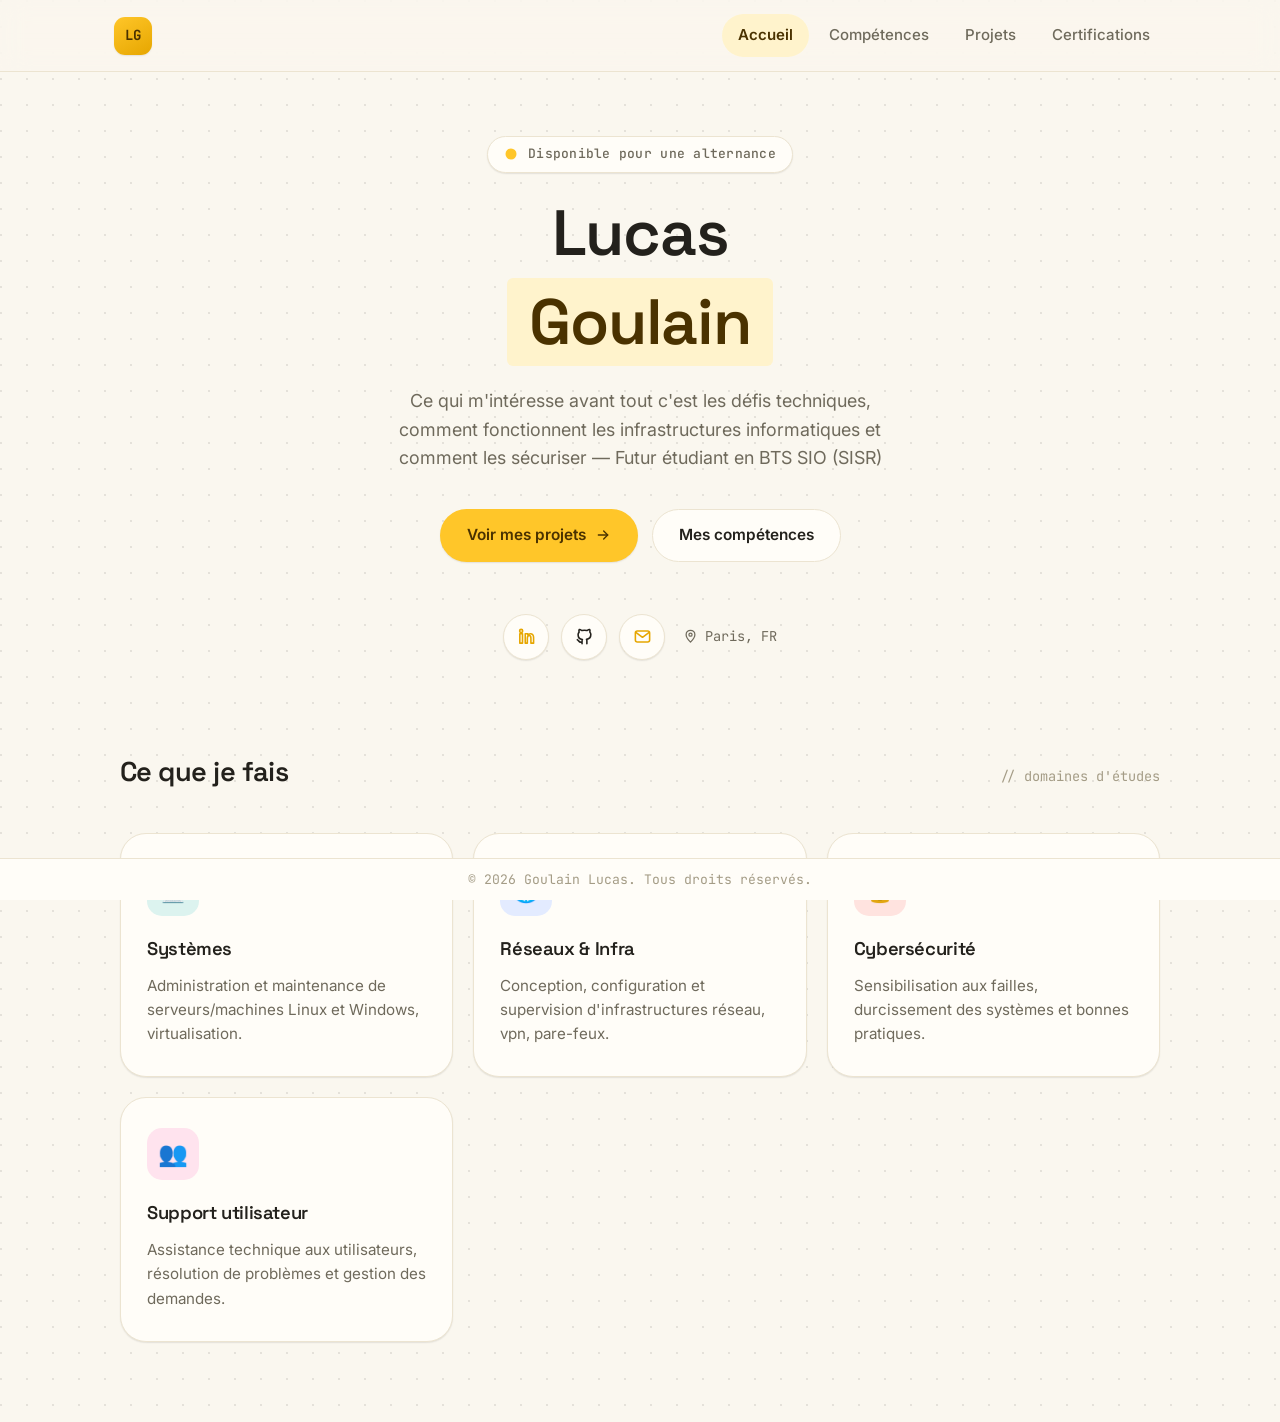
<file: index.html>
<!DOCTYPE html>
<html lang="fr">
<head>
<meta charset="UTF-8">
<meta name="viewport" content="width=device-width, initial-scale=1.0">
<title>Portfolio — Lucas Goulain</title>
<meta name="description" content="Portfolio de Lucas Goulain, étudiant en BTS SIO option SISR — systèmes, réseaux, infrastructure et cybersécurité.">
<link rel="preconnect" href="https://fonts.googleapis.com">
<link rel="preconnect" href="https://fonts.gstatic.com" crossorigin>
<link href="https://fonts.googleapis.com/css2?family=Space+Grotesk:wght@500;600;700&family=Inter:wght@400;500;600;700&family=JetBrains+Mono:wght@400;500;600&display=swap" rel="stylesheet">
<link rel="stylesheet" href="style.css">
</head>
<body>

<nav class="navbar">
  <div class="container">
    <a href="index.html" class="nav-logo">
      <span class="logo-mark">LG</span>
    </a>
    <div class="nav-links" id="navLinks">
      <a href="index.html">Accueil</a>
      <a href="competences.html">Compétences</a>
      <a href="projets.html">Projets</a>
      <a href="certifications.html">Certifications</a>
    </div>
    <button class="nav-toggle" id="navToggle" aria-label="Ouvrir le menu" aria-expanded="false">
      <span></span><span></span><span></span>
    </button>
  </div>
</nav>

<main>
  <section class="hero">

    <div class="container hero-content">
      <span class="eyebrow">
        <svg xmlns="https://www.w3.org/2000/svg" viewBox="0 0 18 18" aria-hidden="true">
          <circle cx="9" cy="9" r="5.5" />
        </svg>
        Disponible pour une alternance
      </span>
      <h1>Lucas</h1>
      <h1><span class="highlight">Goulain</span></h1>
      
      <p class="hero-lede">
        Ce qui m'intéresse avant tout c'est les défis techniques, comment fonctionnent les infrastructures informatiques et comment les sécuriser — Futur étudiant en BTS SIO (SISR)
      </p>
      <div class="hero-actions">
        <a href="projets.html" class="btn btn-primary">
          Voir mes projets
          <svg viewBox="0 0 24 24" fill="none" stroke="currentColor" stroke-width="2" stroke-linecap="round" stroke-linejoin="round"><path d="M5 12h14"/><path d="M13 6l6 6-6 6"/></svg>
        </a>
        <a href="competences.html" class="btn btn-ghost">Mes compétences</a>
      </div>
      <div class="hero-social">
        <div class="social-row">
          <a href="https://linkedin.com/in/lucasgoulainroubanoff" target="_blank" rel="noopener" class="social-btn linkedin" aria-label="LinkedIn" style="color:#e6a600">
            <svg viewBox="0 0 24 24" fill="none" stroke="currentColor" stroke-width="2" stroke-linecap="round" stroke-linejoin="round"><path d="M6.94 8.5H3.56V20.4h3.38V8.5Z"/><path d="M5.25 6.9a1.95 1.95 0 1 0 0-3.9 1.95 1.95 0 0 0 0 3.9Z"/><path d="M10.4 8.5h3.24v1.63h.05c.45-.83 1.56-1.7 3.2-1.7 3.43 0 4.06 2.16 4.06 4.98v6.99h-3.38v-6.2c0-1.48-.03-3.38-2.1-3.38-2.1 0-2.42 1.6-2.42 3.27v6.31H10.4V8.5Z"/></svg>
          </a>
          <a href="https://github.com/loski554" target="_blank" rel="noopener" class="social-btn github" aria-label="GitHub" style="color:#23211c">
            <svg viewBox="0 0 24 24" fill="none" stroke="currentColor" stroke-width="2" stroke-linecap="round" stroke-linejoin="round"><path d="M9 19c-4.3 1.4-4.3-2.5-6-3m12 5v-3.4c0-1 .1-1.4-.5-2 2.8-.3 5.5-1.4 5.5-6a4.6 4.6 0 0 0-1.3-3.2 4.2 4.2 0 0 0-.1-3.2s-1.1-.3-3.5 1.3a12.3 12.3 0 0 0-6.4 0C6.4 3 5.3 3.3 5.3 3.3a4.2 4.2 0 0 0-.1 3.2A4.6 4.6 0 0 0 3.9 9.7c0 4.6 2.7 5.7 5.5 6-.6.6-.6 1.1-.5 2V21"/></svg>
          </a>
          <a href="mailto:goulainlucas05@gmail.com" class="social-btn mail" aria-label="Envoyer un mail" style="color:#e6a600">
            <svg viewBox="0 0 24 24" fill="none" stroke="currentColor" stroke-width="2" stroke-linecap="round" stroke-linejoin="round"><rect x="3" y="5" width="18" height="14" rx="2.5"/><path d="m4 7 8 6 8-6"/></svg>
          </a>
        </div>
        <span class="hero-location">
          <svg viewBox="0 0 24 24" fill="none" stroke="currentColor" stroke-width="2" stroke-linecap="round" stroke-linejoin="round"><path d="M12 21s-7-7.2-7-12a7 7 0 0 1 14 0c0 4.8-7 12-7 12Z"/><circle cx="12" cy="9" r="2.5"/></svg>
          Paris, FR
        </span>
      </div>
    </div>
  </section>

  <section class="focus-section container">
    <div class="section-heading reveal">
      <h2>Ce que je fais</h2>
      <span>// domaines d'études</span>
    </div>
    <div class="focus-grid">
      <div class="note-card focus-card reveal">
        <div class="focus-icon c-teal">🖥️</div>
        <h3>Systèmes</h3>
        <p>Administration et maintenance de serveurs/machines Linux et Windows, virtualisation.</p>
      </div>
      <div class="note-card focus-card reveal">
        <div class="focus-icon c-blue">🌐</div>
        <h3>Réseaux &amp; Infra</h3>
        <p>Conception, configuration et supervision d'infrastructures réseau, vpn, pare-feux.</p>
      </div>
      <div class="note-card focus-card reveal">
        <div class="focus-icon c-coral">🔒</div>
        <h3>Cybersécurité</h3>
        <p>Sensibilisation aux failles, durcissement des systèmes et bonnes pratiques.</p>
      </div>
      <div class="note-card focus-card reveal">
        <div class="focus-icon c-pink">👥</div>
        <h3>Support utilisateur</h3>
        <p>Assistance technique aux utilisateurs, résolution de problèmes et gestion des demandes.</p>
      </div>
    </div>
  </section>
</main>

<footer class="site-footer">
  <div class="container">
    <p>© 2026 Goulain Lucas. Tous droits réservés.</p>
  </div>
</footer>

<script src="script.js"></script>
</body>
</html>
</file>
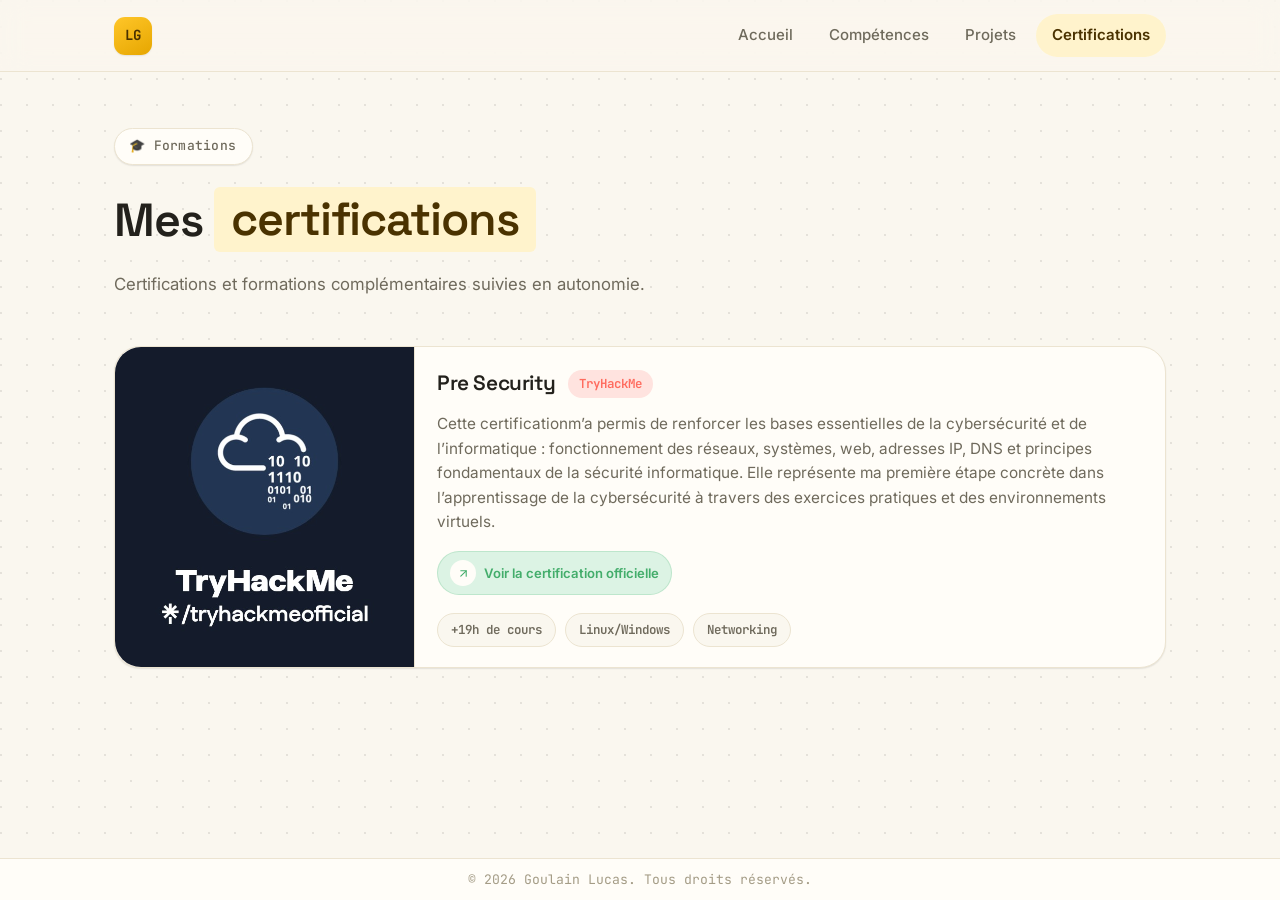
<file: certifications.html>
<!DOCTYPE html>
<html lang="fr">
<head>
<meta charset="UTF-8">
<meta name="viewport" content="width=device-width, initial-scale=1.0">
<title>Portfolio — Lucas Goulain</title>
<meta name="description" content="Certifications obtenues en systèmes, réseaux et cybersécurité.">
<link rel="preconnect" href="https://fonts.googleapis.com">
<link rel="preconnect" href="https://fonts.gstatic.com" crossorigin>
<link href="https://fonts.googleapis.com/css2?family=Space+Grotesk:wght@500;600;700&family=Inter:wght@400;500;600;700&family=JetBrains+Mono:wght@400;500;600&display=swap" rel="stylesheet">
<link rel="stylesheet" href="style.css">
</head>
<body>

<nav class="navbar">
  <div class="container">
    <a href="index.html" class="nav-logo">
      <span class="logo-mark">LG</span>
    </a>
    <div class="nav-links" id="navLinks">
      <a href="index.html">Accueil</a>
      <a href="competences.html">Compétences</a>
      <a href="projets.html">Projets</a>
      <a href="certifications.html">Certifications</a>
    </div>
    <button class="nav-toggle" id="navToggle" aria-label="Ouvrir le menu" aria-expanded="false">
      <span></span><span></span><span></span>
    </button>
  </div>
</nav>

<main class="page-main">
  <div class="container">
    <div class="page-header reveal">
      <span class="eyebrow">🎓 Formations</span>
      <h1>Mes <span class="highlight">certifications</span></h1>
      <p>Certifications et formations complémentaires suivies en autonomie.</p>
    </div>

    <div class="certs-list">

      <article class="note-card cert-card reveal">
        <div class="cert-image">
        </div>
        <div class="cert-body">
          <div class="cert-head">
            <h3>Pre Security</h3>
            <span class="cert-provenance">TryHackMe</span>
          </div>
          <p class="cert-desc">
            Cette certificationm’a permis de renforcer les bases essentielles de la cybersécurité et de l’informatique : fonctionnement des réseaux, systèmes, web, adresses IP, DNS et principes fondamentaux de la sécurité informatique. 
            Elle représente ma première étape concrète dans l’apprentissage de la cybersécurité à travers des exercices pratiques et des environnements virtuels.
          </p>
          <a class="cert-link" href="https://tryhackme.com/certificate/THM-WXEMPOMVSU" target="_blank" rel="noopener noreferrer" aria-label="Voir la certification officielle Pre Security">
            <span class="cert-link-icon" aria-hidden="true">
              <svg viewBox="0 0 24 24" fill="none" stroke="currentColor" stroke-width="2" stroke-linecap="round" stroke-linejoin="round">
                <path d="M7 17L17 7"></path>
                <path d="M7 7h10v10"></path>
              </svg>
            </span>
            <span>Voir la certification officielle</span>
          </a>
          <div class="cert-tags">
            <span class="cert-tag">+19h de cours</span>
            <span class="cert-tag">Linux/Windows</span>
            <span class="cert-tag">Networking</span>
          </div>
        </div>
      </article>
    </div>
  </div>
</main>

<footer class="site-footer">
  <div class="container">
    <p>© 2026 Goulain Lucas. Tous droits réservés.</p>
  </div>
</footer>

<script src="script.js"></script>
</body>
</html>
</file>
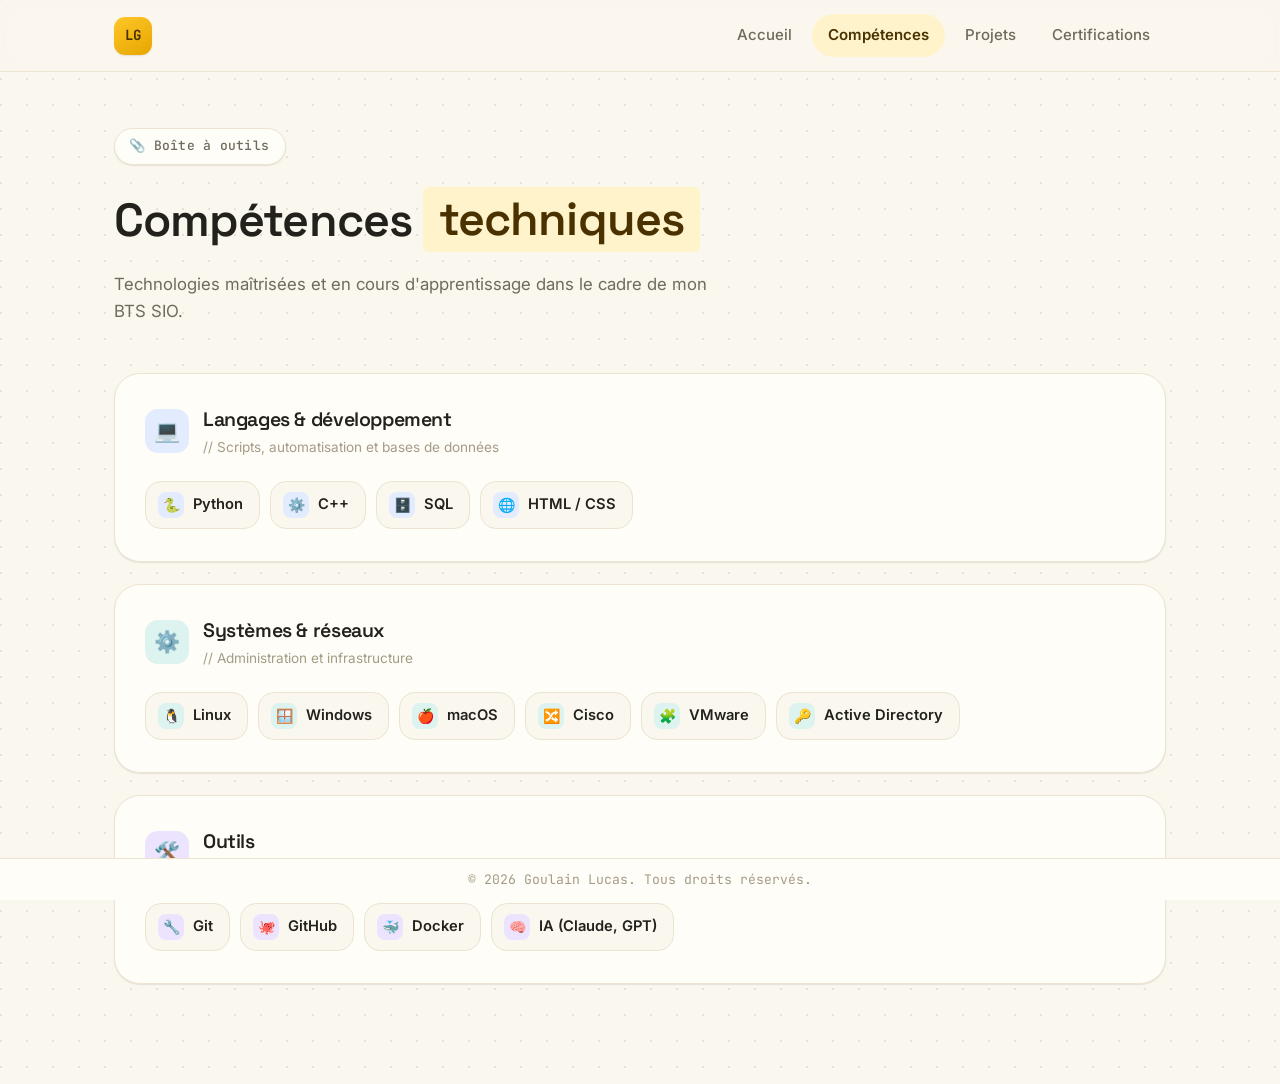
<file: competences.html>
<!DOCTYPE html>
<html lang="fr">
<head>
<meta charset="UTF-8">
<meta name="viewport" content="width=device-width, initial-scale=1.0">
<title>Portfolio — Lucas Goulain</title>
<meta name="description" content="Compétences techniques en développement, systèmes, réseaux et outils.">
<link rel="preconnect" href="https://fonts.googleapis.com">
<link rel="preconnect" href="https://fonts.gstatic.com" crossorigin>
<link href="https://fonts.googleapis.com/css2?family=Space+Grotesk:wght@500;600;700&family=Inter:wght@400;500;600;700&family=JetBrains+Mono:wght@400;500;600&display=swap" rel="stylesheet">
<link rel="stylesheet" href="style.css">
</head>
<body>

<nav class="navbar">
  <div class="container">
    <a href="index.html" class="nav-logo">
      <span class="logo-mark">LG</span>
    </a>
    <div class="nav-links" id="navLinks">
      <a href="index.html">Accueil</a>
      <a href="competences.html">Compétences</a>
      <a href="projets.html">Projets</a>
      <a href="certifications.html">Certifications</a>
    </div>
    <button class="nav-toggle" id="navToggle" aria-label="Ouvrir le menu" aria-expanded="false">
      <span></span><span></span><span></span>
    </button>
  </div>
</nav>

<main class="page-main">
  <div class="container">
    <div class="page-header reveal">
      <span class="eyebrow">📎 Boîte à outils</span>
      <h1>Compétences <span class="highlight">techniques</span></h1>
      <p>Technologies maîtrisées et en cours d'apprentissage dans le cadre de mon BTS SIO.</p>
    </div>

    <div class="skills-grid">

      <div class="note-card skill-group dev reveal">
        <div class="skill-group-head">
          <div class="skill-group-icon">💻</div>
          <div>
            <h3>Langages &amp; développement</h3>
            <p>// Scripts, automatisation et bases de données</p>
          </div>
        </div>
        <div class="skill-pills">
          <span class="skill-pill"><span class="icon">🐍</span> Python</span>
          <span class="skill-pill"><span class="icon">⚙️</span> C++</span>
          <span class="skill-pill"><span class="icon">🗄️</span> SQL</span>
          <span class="skill-pill"><span class="icon">🌐</span> HTML / CSS</span>
        </div>
      </div>

      <div class="note-card skill-group sysnet reveal">
        <div class="skill-group-head">
          <div class="skill-group-icon">⚙️</div>
          <div>
            <h3>Systèmes &amp; réseaux</h3>
            <p>// Administration et infrastructure</p>
          </div>
        </div>
        <div class="skill-pills">
          <span class="skill-pill"><span class="icon">🐧</span> Linux</span>
          <span class="skill-pill"><span class="icon">🪟</span> Windows</span>
          <span class="skill-pill"><span class="icon">🍎</span> macOS</span>
          <span class="skill-pill"><span class="icon">🔀</span> Cisco</span>
          <span class="skill-pill"><span class="icon">🧩</span> VMware</span>
          <span class="skill-pill"><span class="icon">🔑</span> Active Directory</span>
        </div>
      </div>

      <!-- Groupe : Outils -->
      <div class="note-card skill-group tools reveal">
        <div class="skill-group-head">
          <div class="skill-group-icon">🛠️</div>
          <div>
            <h3>Outils</h3>
            <p>// Versioning, conteneurisation et autres</p>
          </div>
        </div>
        <div class="skill-pills">
          <span class="skill-pill"><span class="icon">🔧</span> Git</span>
          <span class="skill-pill"><span class="icon">🐙</span> GitHub</span>
          <span class="skill-pill"><span class="icon">🐳</span> Docker</span>
          <span class="skill-pill"><span class="icon">🧠</span> IA (Claude, GPT)</span>
        </div>
      </div>

    </div>
  </div>
</main>

<footer class="site-footer">
  <div class="container">
    <p>© 2026 Goulain Lucas. Tous droits réservés.</p>
  </div>
</footer>

<script src="script.js"></script>
</body>
</html>
</file>
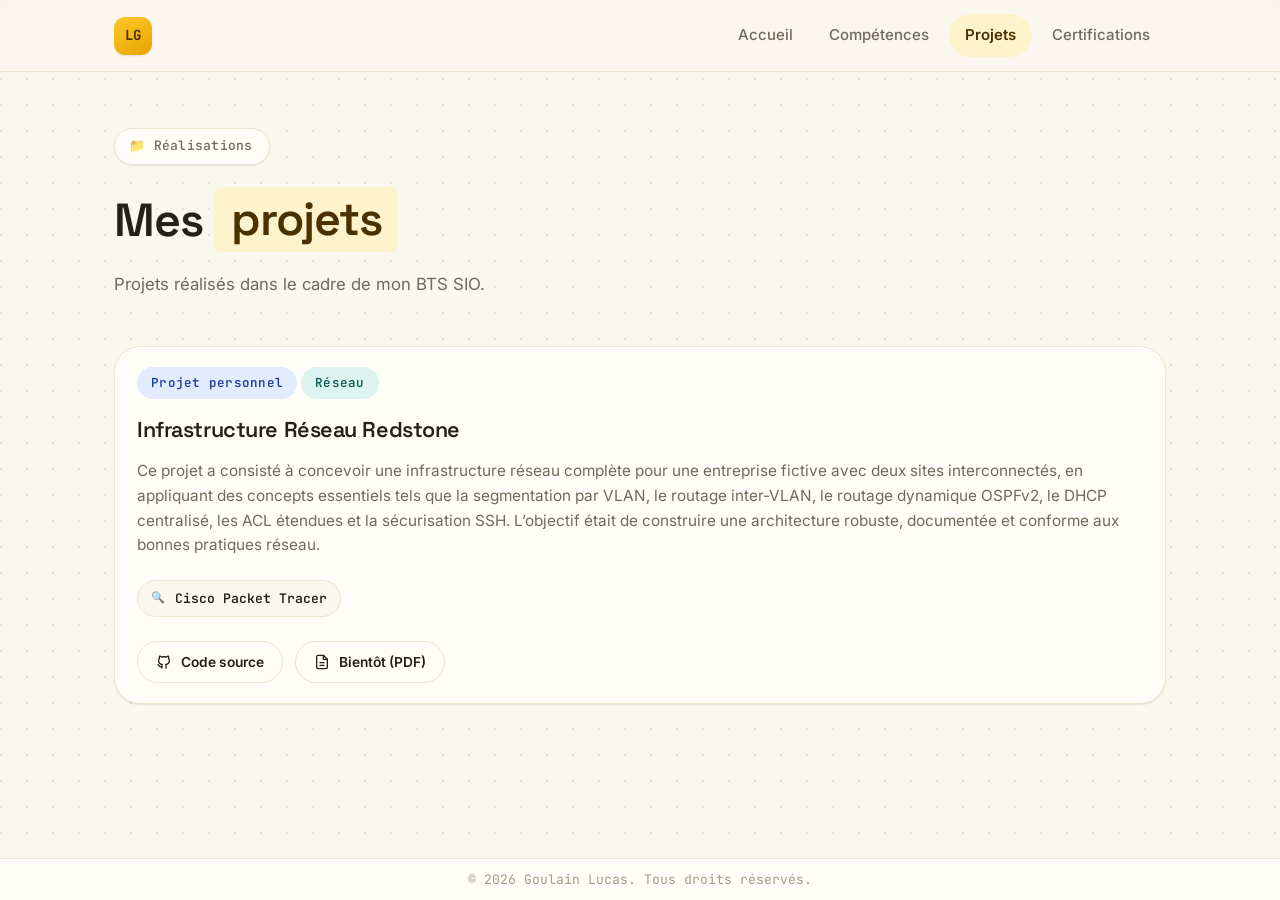
<file: projets.html>
<!DOCTYPE html>
<html lang="fr">
<head>
<meta charset="UTF-8">
<meta name="viewport" content="width=device-width, initial-scale=1.0">
<title>Portfolio — Lucas Goulain</title>
<meta name="description" content="Projets réalisés en formation et en stage.">
<link rel="preconnect" href="https://fonts.googleapis.com">
<link rel="preconnect" href="https://fonts.gstatic.com" crossorigin>
<link href="https://fonts.googleapis.com/css2?family=Space+Grotesk:wght@500;600;700&family=Inter:wght@400;500;600;700&family=JetBrains+Mono:wght@400;500;600&display=swap" rel="stylesheet">
<link rel="stylesheet" href="style.css">
</head>
<body>

<nav class="navbar">
  <div class="container">
    <a href="index.html" class="nav-logo">
      <span class="logo-mark">LG</span>
    </a>
    <div class="nav-links" id="navLinks">
      <a href="index.html">Accueil</a>
      <a href="competences.html">Compétences</a>
      <a href="projets.html">Projets</a>
      <a href="certifications.html">Certifications</a>
    </div>
    <button class="nav-toggle" id="navToggle" aria-label="Ouvrir le menu" aria-expanded="false">
      <span></span><span></span><span></span>
    </button>
  </div>
</nav>

<main class="page-main">
  <div class="container">
    <div class="page-header reveal">
      <span class="eyebrow">📁 Réalisations</span>
      <h1>Mes <span class="highlight">projets</span></h1>
      <p>Projets réalisés dans le cadre de mon BTS SIO.</p>
    </div>

    <div class="projects-list">
      <article class="note-card project-card reveal">
        <div class="project-body">
          <div class="tags">
            <span class="pill-label c-blue project-tag">Projet personnel</span>
            <span class="pill-label c-teal project-tag">Réseau</span>
          </div>
          <h3>Infrastructure Réseau Redstone</h3>
          <p class="project-desc">
            Ce projet a consisté à concevoir une infrastructure réseau complète pour une entreprise fictive avec deux sites interconnectés, en appliquant des concepts essentiels tels que la segmentation par VLAN, le routage inter-VLAN, le routage dynamique OSPFv2, le DHCP centralisé, les ACL étendues et la sécurisation SSH. L’objectif était de construire une architecture robuste, documentée et conforme aux bonnes pratiques réseau.
          </p>
          <div class="tech-row">
            <span class="tech-badge"><span class="icon">🔍</span> Cisco Packet Tracer</span>
          </div>
          <div class="project-links">
            <a href="https://github.com/loski554/redstone-eng/blob/main/README.md" target="_blank" rel="noopener" class="btn btn-ghost btn-sm">
              <svg viewBox="0 0 24 24" fill="none" stroke="currentColor" stroke-width="2" stroke-linecap="round" stroke-linejoin="round"><path d="M9 19c-4.3 1.4-4.3-2.5-6-3m12 5v-3.4c0-1 .1-1.4-.5-2 2.8-.3 5.5-1.4 5.5-6a4.6 4.6 0 0 0-1.3-3.2 4.2 4.2 0 0 0-.1-3.2s-1.1-.3-3.5 1.3a12.3 12.3 0 0 0-6.4 0C6.4 3 5.3 3.3 5.3 3.3a4.2 4.2 0 0 0-.1 3.2A4.6 4.6 0 0 0 3.9 9.7c0 4.6 2.7 5.7 5.5 6-.6.6-.6 1.1-.5 2V21"/></svg>
              Code source
            </a>
            <a href="#" rel="noopener" class="btn btn-ghost btn-sm">
              <svg viewBox="0 0 24 24" fill="none" stroke="currentColor" stroke-width="2" stroke-linecap="round" stroke-linejoin="round"><path d="M14 2H6a2 2 0 0 0-2 2v16a2 2 0 0 0 2 2h12a2 2 0 0 0 2-2V8Z"/><path d="M14 2v6h6"/><path d="M9 13h6"/><path d="M9 17h6"/></svg>
              Bientôt (PDF)
            </a>
          </div>
        </div>
      </article>

    </div>
  </div>
</main>

<footer class="site-footer">
  <div class="container">
    <p>© 2026 Goulain Lucas. Tous droits réservés.</p>
  </div>
</footer>

<script src="script.js"></script>
</body>
</html>
</file>
<file: style.css>
/* 1. VARIABLES — change ici pour retoucher tout le site d'un coup */
:root {
  /* Papier / fond */
  --paper: #faf7ef;
  --paper-raised: #fffdf8;
  --paper-line: #ece4d1;

  /* Encre / texte */
  --ink: #23211c;
  --ink-soft: #6f6a5c;
  --ink-faint: #a49c86;

  /* Couleur dominante : jaune */
  --yellow: #ffc629;
  --yellow-deep: #e6a600;
  --yellow-pale: #fff3cc;
  --yellow-ink: #4a3200;

  /* Couleurs d'accent (icônes, boutons, tags — pour donner de la vie) */
  --teal: #2fb7a5;
  --teal-pale: #dcf3ef;
  --coral: #ff6b5e;
  --coral-pale: #ffe3df;
  --blue: #4c7eff;
  --blue-pale: #e3ebff;
  --purple: #9b6bff;
  --purple-pale: #ece3ff;
  --green: #43ad6b;
  --green-pale: #dcf3e4;
  --pink: #ff6fa5;
  --pink-pale: #ffe3ee;

  /* Typographie */
  --font-display: "Space Grotesk", "Helvetica Neue", Arial, sans-serif;
  --font-body: "Inter", "Helvetica Neue", Arial, sans-serif;
  --font-mono: "JetBrains Mono", "SFMono-Regular", Menlo, monospace;

  /* Rayons & ombres */
  --radius-sm: 10px;
  --radius-md: 16px;
  --radius-lg: 26px;
  --radius-pill: 999px;
  --shadow-sm: 0 1px 2px rgba(35, 33, 28, 0.06), 0 1px 1px rgba(35, 33, 28, 0.04);
  --shadow-md: 0 8px 24px rgba(35, 33, 28, 0.08), 0 2px 6px rgba(35, 33, 28, 0.05);
  --shadow-lg: 0 20px 48px rgba(35, 33, 28, 0.12), 0 4px 12px rgba(35, 33, 28, 0.06);

  /* Rythme */
  --nav-height: 72px;
  --container-w: 1100px;
}

/* 2. RESET & BASE */
*,
*::before,
*::after {
  box-sizing: border-box;
}

html {
  scroll-behavior: smooth;
}

body {
  min-height: 100vh;
  margin: 0;
  background-color: var(--paper);
  color: var(--ink);
  font-family: var(--font-body);
  font-size: 16px;
  line-height: 1.6;
  -webkit-font-smoothing: antialiased;
  /* Texture papier très subtile façon feuille pointée */
  background-image:
    radial-gradient(circle at 1px 1px, rgba(35, 33, 28, 0.1) 1px, transparent 0);
  background-size: 26px 26px;
}

img {
  max-width: 100%;
  display: block;
}

a {
  color: inherit;
  text-decoration: none;
}

ul {
  margin: 0;
  padding: 0;
  list-style: none;
}

button {
  font-family: inherit;
  cursor: pointer;
}

h1, h2, h3, h4 {
  font-family: var(--font-display);
  font-weight: 600;
  margin: 0;
  letter-spacing: -0.02em;
  color: var(--ink);
}

p {
  margin: 0;
}

:focus-visible {
  outline: 3px solid var(--blue);
  outline-offset: 3px;
  border-radius: 6px;
}

@media (prefers-reduced-motion: reduce) {
  *, *::before, *::after {
    animation-duration: 0.001ms !important;
    animation-iteration-count: 1 !important;
    transition-duration: 0.001ms !important;
    scroll-behavior: auto !important;
  }
}

/* 3. UTILITAIRES */
.container {
  width: 100%;
  max-width: var(--container-w);
  margin: 0 auto;
  padding: 0 24px;
}

.page-main {
  padding-top: calc(var(--nav-height) + 56px);
  padding-bottom: 100px;
  min-height: 70vh;
}

.eyebrow {
  display: inline-flex;
  align-items: center;
  gap: 8px;
  font-family: var(--font-mono);
  font-size: 13px;
  font-weight: 500;
  letter-spacing: 0.02em;
  color: var(--ink-soft);
  background: var(--paper-raised);
  border: 1px solid var(--paper-line);
  padding: 7px 16px 7px 14px;
  border-radius: var(--radius-pill);
  box-shadow: var(--shadow-sm);
}

.page-header {
  margin-bottom: 48px;
  max-width: 620px;
}

.page-header .eyebrow {
  margin-bottom: 18px;
}

.page-header h1 {
  font-size: clamp(2.1rem, 4vw, 2.9rem);
  margin-bottom: 14px;
}

.page-header p {
  color: var(--ink-soft);
  font-size: 1.05rem;
}

.highlight {
  background: var(--yellow-pale);
  color: var(--yellow-ink);
  padding: 0.05em 0.35em;
  border-radius: 6px;
  box-decoration-break: clone;
  -webkit-box-decoration-break: clone;
}

.pill-label {
  display: inline-flex;
  align-items: center;
  gap: 6px;
  font-family: var(--font-mono);
  font-size: 12.5px;
  font-weight: 600;
  letter-spacing: 0.02em;
  padding: 6px 14px;
  border-radius: var(--radius-pill);
}
.pill-label.c-yellow { background: var(--yellow-pale); color: var(--yellow-ink); }
.pill-label.c-teal   { background: var(--teal-pale); color: #0f5f54; }
.pill-label.c-coral  { background: var(--coral-pale); color: #a13224; }
.pill-label.c-blue   { background: var(--blue-pale); color: #1f3f9e; }
.pill-label.c-purple { background: var(--purple-pale); color: #5a30c9; }
.pill-label.c-green  { background: var(--green-pale); color: #1f6b3d; }
.pill-label.c-pink   { background: var(--pink-pale); color: #a1265b; }

/* 4. NAVIGATION */
.navbar {
  position: fixed;
  top: 0;
  left: 0;
  right: 0;
  z-index: 1000;
  height: var(--nav-height);
  display: flex;
  align-items: center;
  background: rgba(250, 247, 239, 0.78);
  backdrop-filter: blur(14px) saturate(160%);
  -webkit-backdrop-filter: blur(14px) saturate(160%);
  border-bottom: 1px solid var(--paper-line);
}

.navbar .container {
  display: flex;
  align-items: center;
  justify-content: space-between;
}

.nav-logo {
  display: flex;
  align-items: center;
  gap: 10px;
  font-family: var(--font-display);
  font-weight: 700;
  font-size: 1.05rem;
  color: var(--ink);
}

.nav-logo .logo-mark {
  width: 38px;
  height: 38px;
  border-radius: 11px;
  background: linear-gradient(150deg, var(--yellow) 0%, var(--yellow-deep) 100%);
  display: flex;
  align-items: center;
  justify-content: center;
  font-family: var(--font-mono);
  font-weight: 700;
  font-size: 14px;
  color: var(--yellow-ink);
  box-shadow: var(--shadow-sm);
}

.nav-links {
  display: flex;
  align-items: center;
  gap: 4px;
}

.nav-links a {
  position: relative;
  font-size: 0.94rem;
  font-weight: 500;
  color: var(--ink-soft);
  padding: 9px 16px;
  border-radius: var(--radius-pill);
  transition: color 0.2s ease, background-color 0.2s ease;
}

.nav-links a:hover {
  color: var(--ink);
  background: var(--paper-raised);
}

.nav-links a.active {
  color: var(--yellow-ink);
  background: var(--yellow-pale);
  font-weight: 600;
}

/* Bouton hamburger — visible seulement en mobile */
.nav-toggle {
  display: none;
  width: 42px;
  height: 42px;
  border-radius: var(--radius-sm);
  background: var(--paper-raised);
  border: 1px solid var(--paper-line);
  align-items: center;
  justify-content: center;
  flex-direction: column;
  gap: 4px;
}

.nav-toggle span {
  display: block;
  width: 18px;
  height: 2px;
  background: var(--ink);
  border-radius: 2px;
  transition: transform 0.25s ease, opacity 0.25s ease;
}

.nav-toggle.is-open span:nth-child(1) { transform: translateY(6px) rotate(45deg); }
.nav-toggle.is-open span:nth-child(2) { opacity: 0; }
.nav-toggle.is-open span:nth-child(3) { transform: translateY(-6px) rotate(-45deg); }

/* 5. BOUTONS & BADGES */
.btn {
  display: inline-flex;
  align-items: center;
  justify-content: center;
  gap: 9px;
  font-family: var(--font-body);
  font-weight: 600;
  font-size: 0.96rem;
  padding: 13px 26px;
  border-radius: var(--radius-pill);
  border: 1px solid transparent;
  transition: transform 0.18s ease, box-shadow 0.18s ease, background-color 0.18s ease, border-color 0.18s ease;
  white-space: nowrap;
}

.btn:hover {
  transform: translateY(-2px);
}

.btn:active {
  transform: translateY(0);
}

.btn-primary {
  background: var(--yellow);
  color: var(--yellow-ink);
  box-shadow: var(--shadow-sm);
}
.btn-primary:hover {
  background: var(--yellow-deep);
  box-shadow: var(--shadow-md);
}

.btn-ghost {
  background: var(--paper-raised);
  color: var(--ink);
  border-color: var(--paper-line);
}
.btn-ghost:hover {
  border-color: var(--ink-faint);
  box-shadow: var(--shadow-sm);
}

.btn-sm {
  padding: 9px 18px;
  font-size: 0.86rem;
}

.btn svg { width: 16px; height: 16px; }

/* Icônes sociales (Accueil) */
.social-row {
  display: flex;
  align-items: center;
  gap: 12px;
}

.social-btn {
  width: 46px;
  height: 46px;
  border-radius: 50%;
  display: flex;
  align-items: center;
  justify-content: center;
  background: var(--paper-raised);
  border: 1px solid var(--paper-line);
  box-shadow: var(--shadow-sm);
  transition: transform 0.2s ease, box-shadow 0.2s ease, background-color 0.2s ease;
}
.social-btn svg { width: 19px; height: 19px; }
.social-btn:hover { transform: translateY(-3px) rotate(-4deg); box-shadow: var(--shadow-md); }
.social-btn.linkedin:hover { background: var(--yellow-pale); }
.social-btn.github:hover { background: #ece4d1; }
.social-btn.mail:hover { background: var(--yellow-pale); }

/* 6. CARTES "NOTE" */
.note-card {
  background: var(--paper-raised);
  border: 1px solid var(--paper-line);
  border-radius: var(--radius-lg);
  box-shadow: var(--shadow-sm);
  transition: box-shadow 0.25s ease, transform 0.25s ease;
}

.note-card:hover {
  box-shadow: var(--shadow-md);
}

/* 7. PAGE ACCUEIL */
.hero {
  position: relative;
  padding-top: calc(var(--nav-height) + 64px);
  padding-bottom: 90px;
  overflow: hidden;
}

.hero-content {
  position: relative;
  display: flex;
  flex-direction: column;
  align-items: center;
  z-index: 1;
  max-width: 660px;
}

.hero .eyebrow { margin-bottom: 26px; width: fit-content; }
.hero .eyebrow svg { width: 18px; height: 18px; fill: var(--yellow); }

.hero h1 {
  font-size: 4rem;
  line-height: 1.08;
  margin-bottom: 20px;
}

.hero-lede {
  font-size: 1.12rem;
  color: var(--ink-soft);
  max-width: 540px;
  margin-bottom: 36px;
  margin-top: 10px;
  text-align: center;
}

.hero-actions {
  display: flex;
  flex-wrap: wrap;
  gap: 14px;
  margin-bottom: 52px;
}

.hero-social {
  display: flex;
  align-items: center;
  gap: 18px;
  flex-wrap: wrap;
}

.hero-location {
  display: flex;
  align-items: center;
  gap: 7px;
  font-family: var(--font-mono);
  font-size: 0.85rem;
  color: var(--ink-soft);
}
.hero-location svg { width: 15px; height: 15px; color: var(--ink-soft); }

/* Section "Ce que je fais" */
.focus-section {
  padding: 20px 0 100px;
  margin-bottom: 5rem;
  padding: 0 30px
}

.focus-grid {
  display: grid;
  grid-template-columns: repeat(3, 1fr);
  gap: 20px;
  margin-top: 40px;
}

.focus-card {
  padding: 30px 26px;
}

.focus-icon {
  width: 52px;
  height: 52px;
  border-radius: 15px;
  display: flex;
  align-items: center;
  justify-content: center;
  font-size: 24px;
  margin-bottom: 18px;
}
.focus-icon.c-teal   { background: var(--teal-pale); }
.focus-icon.c-blue   { background: var(--blue-pale); }
.focus-icon.c-coral  { background: var(--coral-pale); }
.focus-icon.c-pink  { background: var(--pink-pale); }

.focus-card h3 {
  font-size: 1.15rem;
  margin-bottom: 10px;
}

.focus-card p {
  color: var(--ink-soft);
  font-size: 0.95rem;
}

.section-heading {
  display: flex;
  align-items: baseline;
  justify-content: space-between;
  gap: 20px;
  flex-wrap: wrap;
}

.section-heading h2 {
  font-size: 1.7rem;
}

.section-heading span {
  color: var(--ink-faint);
  font-family: var(--font-mono);
  font-size: 0.85rem;
}

/* 8. PAGE COMPÉTENCES */
.skills-grid {
  display: grid;
  grid-template-columns: 1fr;
  gap: 22px;
}

.skill-group {
  padding: 30px 30px 32px;
  position: relative;
}

.skill-group-head {
  display: flex;
  align-items: center;
  gap: 14px;
  margin-bottom: 22px;
}

.skill-group-icon {
  width: 44px;
  height: 44px;
  border-radius: 13px;
  display: flex;
  align-items: center;
  justify-content: center;
  font-size: 21px;
  flex-shrink: 0;
}

.skill-group-head h3 {
  font-size: 1.22rem;
}

.skill-group-head p {
  font-size: 0.85rem;
  color: var(--ink-faint);
  margin-top: 2px;
}

.skill-pills {
  display: flex;
  flex-wrap: wrap;
  gap: 10px;
}

.skill-pill {
  display: flex;
  align-items: center;
  gap: 9px;
  padding: 10px 16px 10px 12px;
  border-radius: var(--radius-md);
  border: 1px solid var(--paper-line);
  background: var(--paper);
  font-weight: 600;
  font-size: 0.92rem;
  transition: transform 0.18s ease, box-shadow 0.18s ease, border-color 0.18s ease;
}

.skill-pill:hover {
  transform: translateY(-2px);
  box-shadow: var(--shadow-sm);
  border-color: var(--ink-faint);
}

.skill-pill .icon {
  width: 26px;
  height: 26px;
  border-radius: 8px;
  display: flex;
  align-items: center;
  justify-content: center;
  font-size: 14px;
  flex-shrink: 0;
}

.skill-group.dev .skill-group-icon      { background: var(--blue-pale); }
.skill-group.sysnet .skill-group-icon   { background: var(--teal-pale); }
.skill-group.tools .skill-group-icon    { background: var(--purple-pale); }

.skill-group.dev .icon      { background: var(--blue-pale); }
.skill-group.sysnet .icon   { background: var(--teal-pale); }
.skill-group.tools .icon    { background: var(--purple-pale); }

/* 9. PAGE PROJETS */
.projects-list {
  display: flex;
  flex-direction: column;
  gap: 26px;
}

.project-card {
  overflow: hidden;
}

.project-image {
  position: relative;
  background:
    url("./assets/test3.jpg");
  background-size: cover;
  background-position: center;
  min-height: 220px;
  display: flex;
  align-items: center;
  justify-content: center;
  border-right: 1px solid var(--paper-line);
}

.project-body {
  padding: 20px 22px;
  display: flex;
  flex-direction: column;
}

.project-tag {
  align-self: flex-start;
  margin-bottom: 14px;
}

.project-body h3 {
  font-size: 1.35rem;
  margin-bottom: 12px;
}

.project-desc {
  color: var(--ink-soft);
  font-size: 0.96rem;
  margin-bottom: 22px;
}

.tech-row {
  display: flex;
  flex-wrap: wrap;
  gap: 9px;
  margin-bottom: 24px;
}

.tech-badge {
  display: flex;
  align-items: center;
  gap: 7px;
  padding: 7px 13px 7px 10px;
  border-radius: var(--radius-pill);
  background: var(--paper);
  border: 1px solid var(--paper-line);
  font-size: 0.82rem;
  font-weight: 600;
  font-family: var(--font-mono);
}

.tech-badge .icon {
  width: 20px;
  height: 20px;
  border-radius: 6px;
  display: flex;
  align-items: center;
  justify-content: center;
  font-size: 11px;
}

.project-links {
  display: flex;
  gap: 12px;
  margin-top: auto;
  flex-wrap: wrap;
}

/* 10. PAGE CERTIFICATIONS */
.certs-list {
  display: flex;
  flex-direction: column;
  gap: 26px;
}

.cert-card {
  display: grid;
  grid-template-columns: 300px 1fr;
}

.cert-image {
  background:
    url("./assets/test.jpg");
  background-size: cover;
  background-position: center;
  display: flex;
  align-items: center;
  justify-content: center;
  border-right: 1px solid var(--paper-line);
  border-radius: var(--radius-lg) 0 0 var(--radius-lg);
}

.cert-body {
  padding: 20px 22px;
}

.cert-head {
  display: flex;
  align-items: center;
  gap: 12px;
  flex-wrap: wrap;
  margin-bottom: 12px;
}

.cert-body h3 {
  font-size: 1.3rem;
}

.cert-provenance {
  font-family: var(--font-mono);
  font-size: 0.78rem;
  font-weight: 600;
  color: var(--coral);
  background: var(--coral-pale);
  padding: 4px 11px;
  border-radius: var(--radius-pill);
}

.cert-desc {
  color: var(--ink-soft);
  font-size: 0.96rem;
  margin-bottom: 16px;
}

.cert-link {
  display: inline-flex;
  align-items: center;
  gap: 8px;
  margin-bottom: 18px;
  padding: 8px 12px;
  border-radius: var(--radius-pill);
  background: var(--green-pale);
  color: var(--green);
  font-weight: 600;
  font-size: 0.82rem;
  border: 1px solid rgba(67, 173, 107, 0.2);
  transition: transform 180ms ease, box-shadow 180ms ease;
}

.cert-link:hover {
  transform: translateY(-1px);
  box-shadow: var(--shadow-sm);
}

.cert-link-icon {
  width: 26px;
  height: 26px;
  display: inline-flex;
  align-items: center;
  justify-content: center;
  border-radius: 50%;
  background: var(--paper-raised);
  color: var(--green);
}

.cert-link-icon svg {
  width: 13px;
  height: 13px;
}

.cert-tags {
  display: flex;
  flex-wrap: wrap;
  gap: 9px;
}

.cert-tag {
  font-family: var(--font-mono);
  font-size: 0.78rem;
  font-weight: 600;
  padding: 6px 13px;
  border-radius: var(--radius-pill);
  background: var(--paper);
  border: 1px solid var(--paper-line);
  color: var(--ink-soft);
}

/* 11. FOOTER */
.site-footer {
  position: fixed;
  bottom: 0;
  width: 100%;
  border-top: 1px solid var(--paper-line);
  padding: 10px 0;
  background: var(--paper-raised);
  z-index: 1000;
}

.site-footer .container {
  display: flex;
  align-items: center;
  justify-content: center;
}

.site-footer p {
  font-family: var(--font-mono);
  font-size: 0.82rem;
  color: var(--ink-faint);
  text-align: center;
}

/* 12. ANIMATIONS */
.reveal {
  opacity: 0;
  transform: translateY(16px);
  transition: opacity 0.6s ease, transform 0.6s ease;
}

.reveal.is-visible {
  opacity: 1;
  transform: translateY(0);
}

@keyframes node-pulse {
  0%, 100% { opacity: 0.35; r: 4; }
  50% { opacity: 0.9; r: 6; }
}

.hero-network .pulse {
  animation: node-pulse 3.2s ease-in-out infinite;
  transform-origin: center;
}

.hero-network .pulse:nth-child(2n) {
  animation-delay: 1.1s;
}

.hero-network .pulse:nth-child(3n) {
  animation-delay: 0.6s;
}

/* 13. RESPONSIVE */
@media (max-width: 900px) {
  .project-card { grid-template-columns: 1fr; }
  .project-image { border-right: none; border-bottom: 1px solid var(--paper-line); min-height: 180px; background: url("./assets/test2.jpg"); background-size: cover; background-position: center;}
  .cert-card { grid-template-columns: 1fr; }
  .cert-image { border-right: none; border-bottom: 1px solid var(--paper-line); min-height: 200px; border-radius: var(--radius-lg) var(--radius-lg) 0 0; }
  .focus-grid { grid-template-columns: 1fr 1fr; }
}

@media (max-width: 720px) {
  .nav-toggle { display: flex; }

  .nav-logo .logo-text { display: none; }

  .nav-links {
    position: absolute;
    top: var(--nav-height);
    left: 0;
    right: 0;
    flex-direction: column;
    align-items: stretch;
    background: var(--paper-raised);
    border-bottom: 1px solid var(--paper-line);
    padding: 10px 20px 18px;
    gap: 2px;
    box-shadow: var(--shadow-md);
    transform: translateY(-8px);
    opacity: 0;
    visibility: hidden;
    pointer-events: none;
    transition: transform 0.22s ease, opacity 0.22s ease, visibility 0.22s;
  }

  .nav-links.is-open {
    transform: translateY(0);
    opacity: 1;
    visibility: visible;
    pointer-events: auto;
  }

  .nav-links a {
    padding: 13px 14px;
    border-radius: var(--radius-sm);
  }

  .focus-grid { grid-template-columns: 1fr; }

  .hero-actions .btn { width: 100%; }
  .hero-actions { flex-direction: column; }
}

@media (max-width: 560px) {
  .eyebrow { align-self: center; }
  .hero .eyebrow { font-size: 0.7rem;}
  .hero h1 { font-size: 3.5rem; align-self: center;}
  .hero-social { justify-content: center;}
  .container { padding: 0 18px; }
  .project-body, .cert-body { padding: 24px 20px; }
  .skill-group { padding: 24px 20px 26px; }
}
</file>
